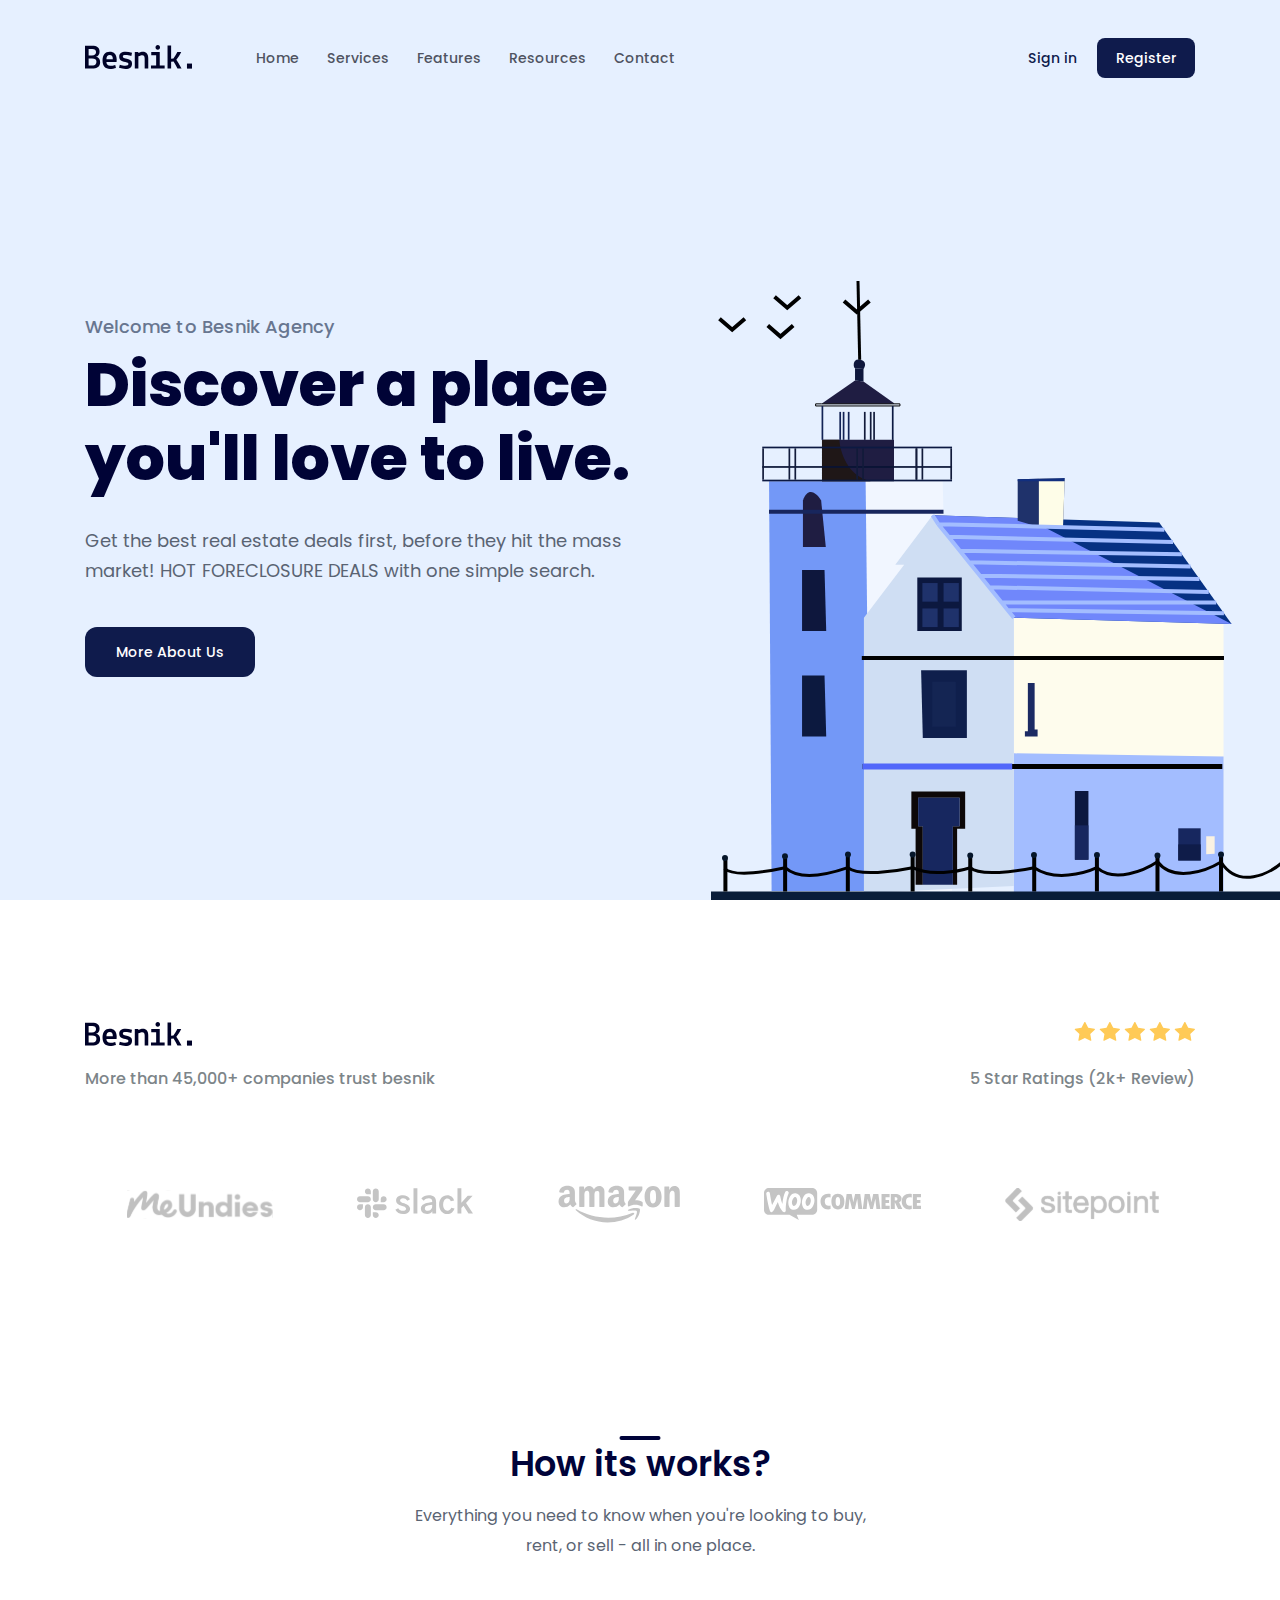
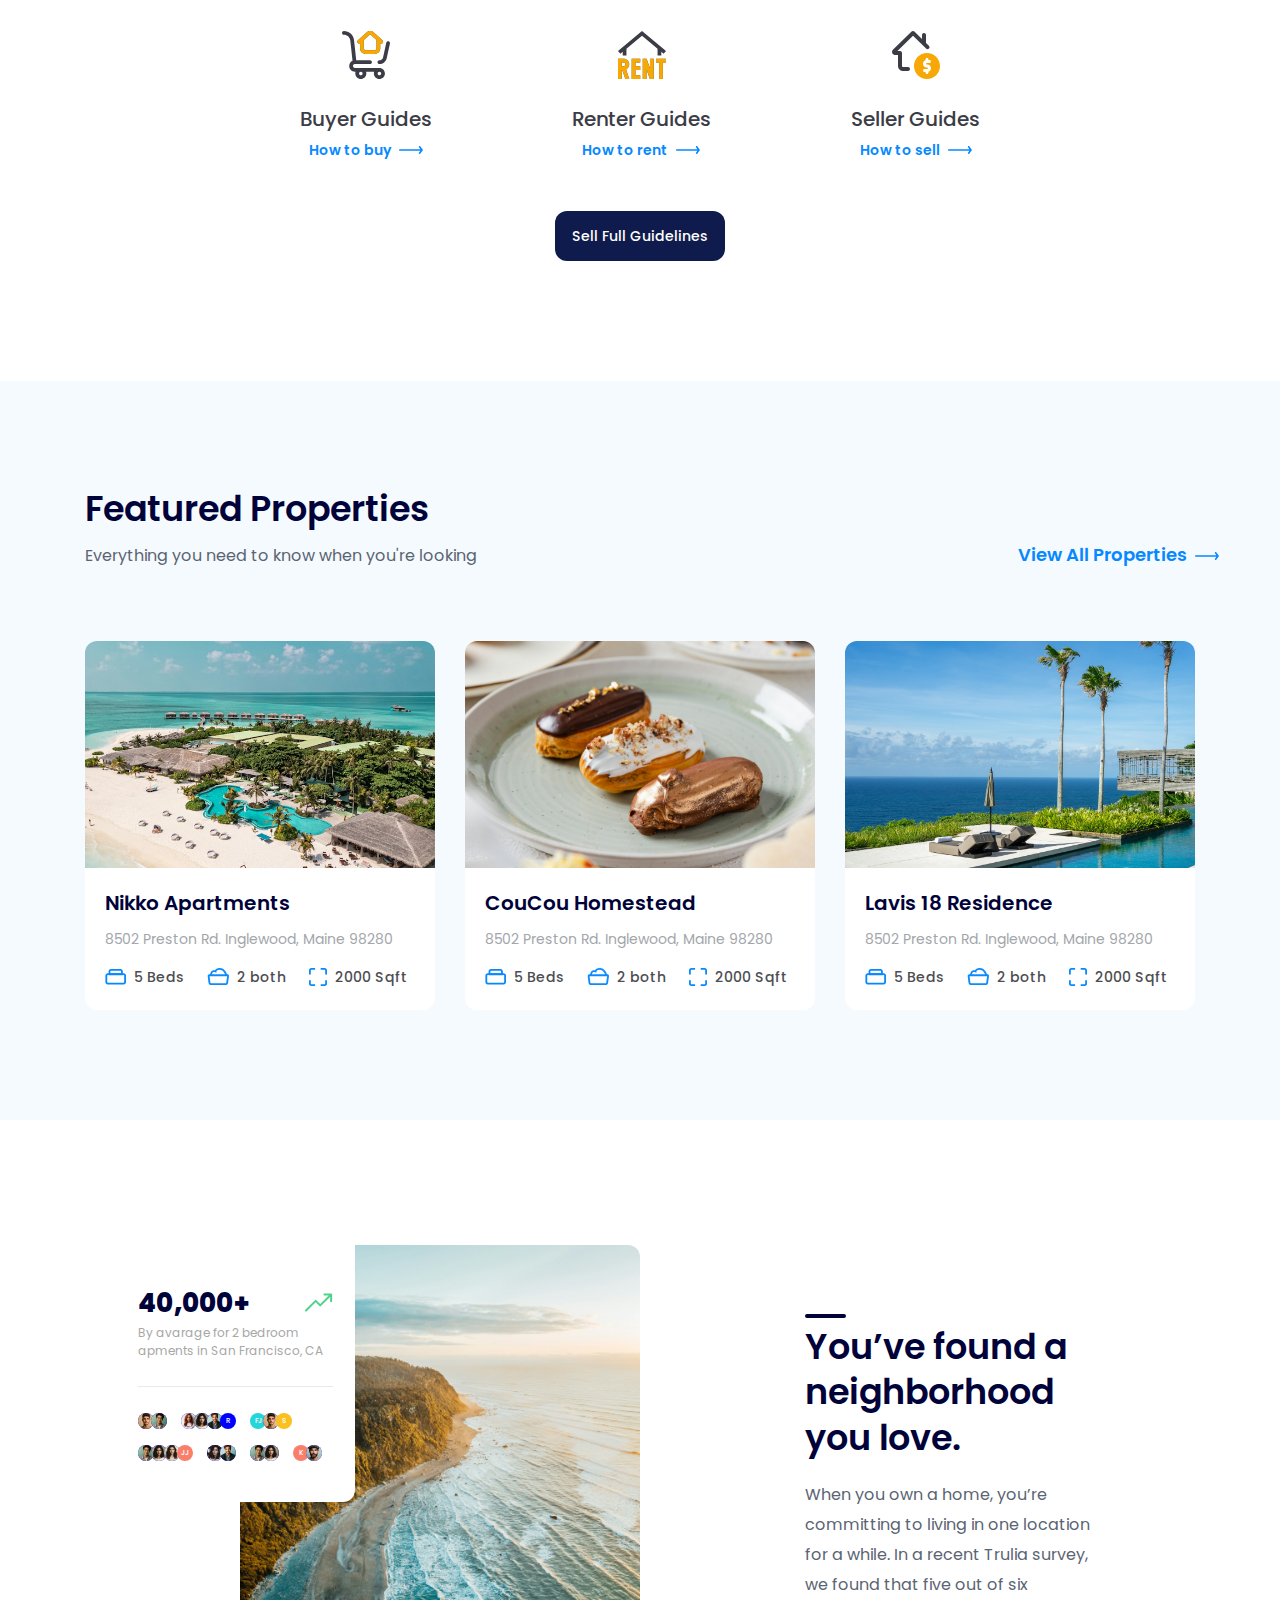
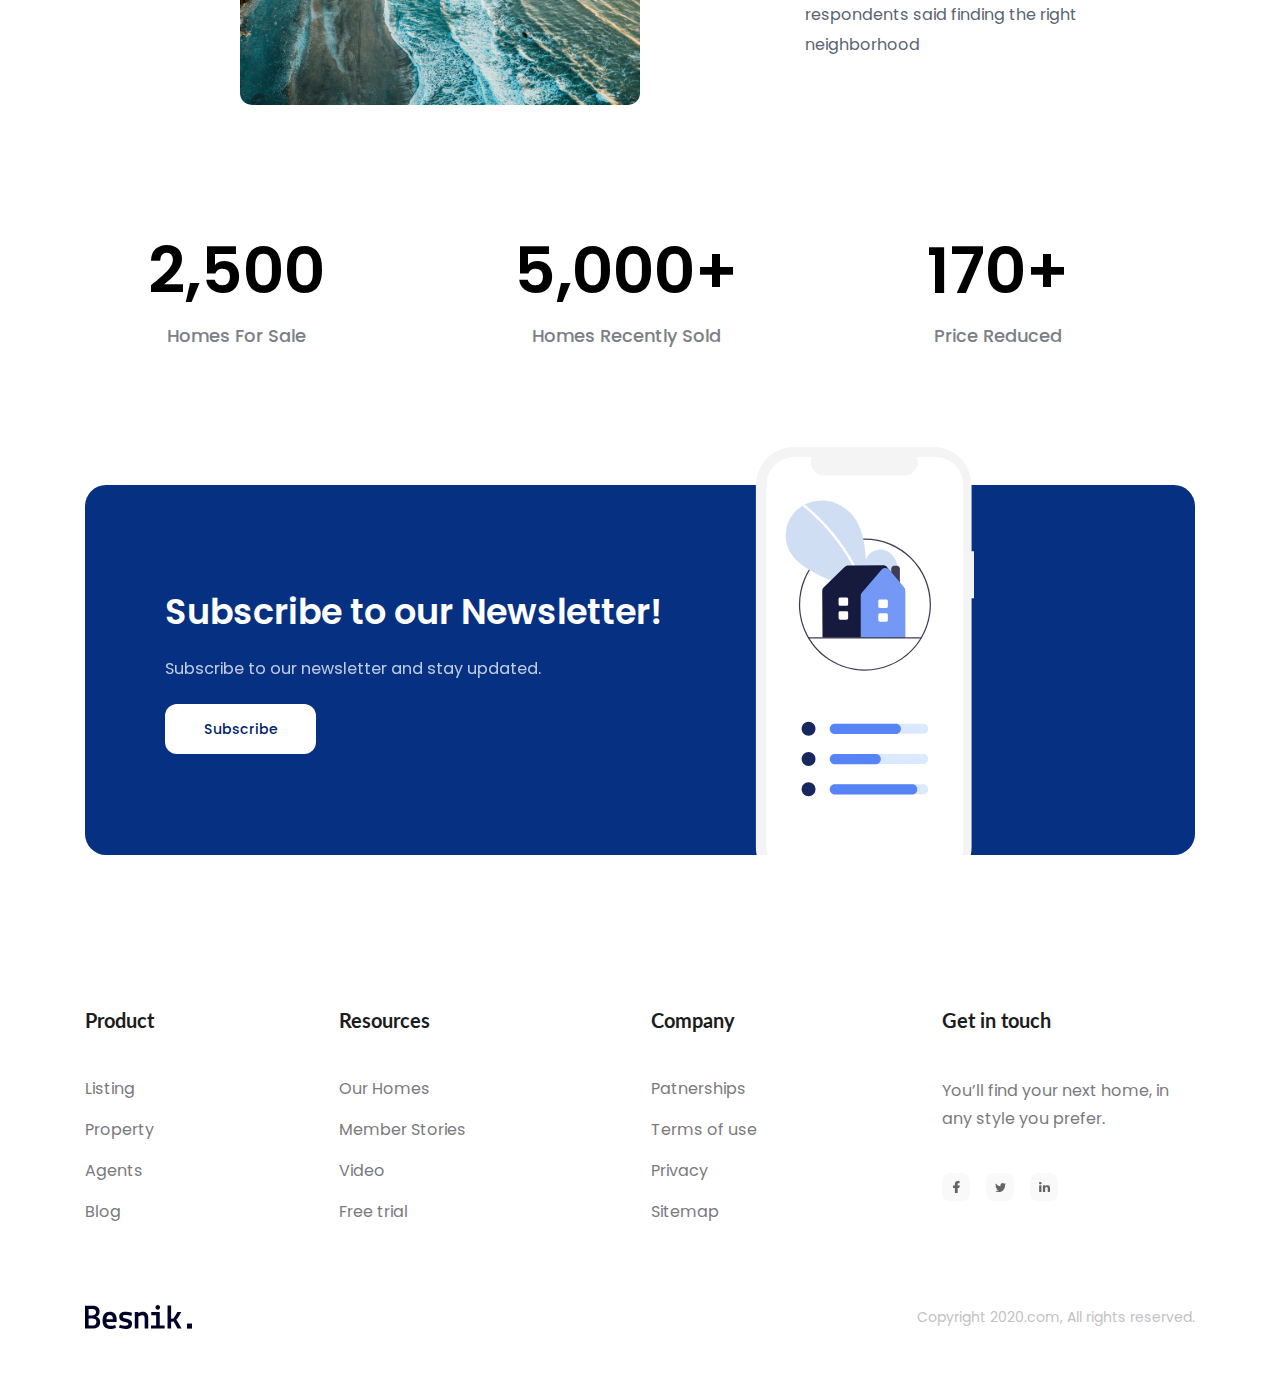
<file: index.html>
<!DOCTYPE html>
<html lang="en">
    <head>
        
        <meta charset="UTF-8" />
        <meta name="viewport" content="width=device-width, initial-scale=1.0" />
        <title>Project 1</title>
        <!-- Embed Favicon -->
        <link
            rel="apple-touch-icon"
            sizes="57x57"
            href="./assets/favicon/apple-icon-57x57.png"
        />
        <link
            rel="apple-touch-icon"
            sizes="60x60"
            href="./assets/favicon/apple-icon-60x60.png"
        />
        <link
            rel="apple-touch-icon"
            sizes="72x72"
            href="./assets/favicon/apple-icon-72x72.png"
        />
        <link
            rel="apple-touch-icon"
            sizes="76x76"
            href="./assets/favicon/apple-icon-76x76.png"
        />
        <link
            rel="apple-touch-icon"
            sizes="114x114"
            href="./assets/favicon/apple-icon-114x114.png"
        />
        <link
            rel="apple-touch-icon"
            sizes="120x120"
            href="./assets/favicon/apple-icon-120x120.png"
        />
        <link
            rel="apple-touch-icon"
            sizes="144x144"
            href="./assets/favicon/apple-icon-144x144.png"
        />
        <link
            rel="apple-touch-icon"
            sizes="152x152"
            href="./assets/favicon/apple-icon-152x152.png"
        />
        <link
            rel="apple-touch-icon"
            sizes="180x180"
            href="./assets/favicon/apple-icon-180x180.png"
        />
        <link
            rel="icon"
            type="image/png"
            sizes="192x192"
            href="./assets/favicon/android-icon-192x192.png"
        />
        <link
            rel="icon"
            type="image/png"
            sizes="32x32"
            href="./assets/favicon/favicon-32x32.png"
        />
        <link
            rel="icon"
            type="image/png"
            sizes="96x96"
            href="./assets/favicon/favicon-96x96.png"
        />
        <link
            rel="icon"
            type="image/png"
            sizes="16x16"
            href="./assets/favicon/favicon-16x16.png"
        />
        <link rel="manifest" href="./assets/favicon/manifest.json" />
        <meta name="msapplication-TileColor" content="#ffffff" />
        <meta
            name="msapplication-TileImage"
            content="./assets/favicon/ms-icon-144x144.png"
        />
        <meta name="theme-color" content="#ffffff" />
        <!-- Embed font -->
        <link rel="preconnect" href="https://fonts.googleapis.com" />
        <link rel="preconnect" href="https://fonts.gstatic.com" crossorigin />
        <link
            href="https://fonts.googleapis.com/css2?family=Lato:wght@700&display=swap"
            rel="stylesheet"
        />

        <!-- Embed Css -->
        <link rel="stylesheet" href="./assets/css/reset.css" />
        <link rel="stylesheet" href="./assets/fonts/stylesheet.css" />
        <link rel="stylesheet" href="./assets/css/style.css" />
    </head>
    <body>
        <!-- Header -->
        <header class="fixed-header">
            <div class="content">
                <nav class="navbar">
                    <!-- Logo -->
                    <a href="#"
                        ><img src="./assets/img/logo/logo.svg" alt="Besnik."
                    /></a>
                    <!-- Navigation -->
                    <ul>
                        <li><a href="#">Home</a></li>
                        <li><a href="#services">Services</a></li>
                        <li><a href="#features">Features</a></li>
                        <li><a href="#resources">Resources</a></li>
                        <li><a href="#contact">Contact</a></li>
                    </ul>
                    <!-- Action -->
                    <div class="actions">
                        <a href="#!" class="action-link">Sign in</a>
                        <a href="#!" class="btn action-btn">Register</a>
                    </div>
                </nav>
            </div>
        </header>
        <!-- main -->
        <main>
            <!-- Hero -->
            <div class="hero-wrap">
                <div class="content">
                    <div class="hero">
                        <div class="info">
                            <p class="sub-title">Welcome to Besnik Agency</p>
                            <h1 class="title">
                                Discover a place you'll love to live.
                            </h1>
                            <p class="desc">
                                Get the best real estate deals first, before
                                they hit the mass market! HOT FORECLOSURE DEALS
                                with one simple search.
                            </p>
                            <a href="#!" class="btn hero-btn">More About Us</a>
                        </div>
                    </div>
                    <img
                        src="./assets/img/house illustration.svg"
                        alt="Discover a place you'll love to live."
                        class="hero-img"
                    />
                </div>
            </div>
            <!-- Clients -->
            <div class="clients">
                <div class="content">
                    <!-- row 1 -->
                    <div class="row row-1">
                        <img src="./assets/img/logo/logo.svg" alt="Besnik." />
                        <div class="start">
                            <img src="./assets/img/start.svg" alt="start" />
                            <img src="./assets/img/start.svg" alt="start" />
                            <img src="./assets/img/start.svg" alt="start" />
                            <img src="./assets/img/start.svg" alt="start" />
                            <img src="./assets/img/start.svg" alt="start" />
                        </div>
                    </div>
                    <!-- row 2 -->
                    <div class="row">
                        <p class="desc">
                            More than 45,000+ companies trust besnik
                        </p>
                        <p class="desc">5 Star Ratings (2k+ Review)</p>
                    </div>
                    <div class="client-img">
                        <a href="#!">
                            <img
                                src="./assets/img/clients-1.svg"
                                alt="Client 1"
                            />
                        </a>
                        <a href="#!">
                            <img
                                src="./assets/img/clients-2.svg"
                                alt="Client 2"
                            />
                        </a>
                        <a href="#!">
                            <img
                                src="./assets/img/clients-3.svg"
                                alt="Client 3"
                            />
                        </a>
                        <a href="#!">
                            <img
                                src="./assets/img/clients-4.svg"
                                alt="Client 4"
                            />
                        </a>
                        <a href="#!">
                            <img
                                src="./assets/img/clients-5.svg"
                                alt="Client 5"
                            />
                        </a>
                    </div>
                </div>
            </div>
            <!--  Guides -->
            <div id="services" class="guides">
                <div class="content">
                    <!-- box 1 -->
                    <div class="box box-1">
                        <h2 class="sub-title">How its works?</h2>
                        <p class="desc">
                            Everything you need to know when you're looking to
                            buy, rent, or sell - all in one place.
                        </p>
                    </div>
                    <!-- box 2 -->
                    <div class="box-2">
                        <div class="item">
                            <img src="./assets/img/item-1.svg" alt="item 1" />
                            <p>Buyer Guides</p>
                            <a href="#!" class="link">How to buy</a>
                        </div>
                        <div class="item">
                            <img src="./assets/img/item-2.svg" alt="item 1" />
                            <p>Renter Guides</p>
                            <a href="#!" class="link">How to rent</a>
                        </div>
                        <div class="item">
                            <img src="./assets/img/item-3.svg" alt="item 1" />
                            <p>Seller Guides</p>
                            <a href="#!" class="link">How to sell</a>
                        </div>
                    </div>
                </div>
                <div class="guides-cta">
                    <a href="#!" class="btn">Sell Full Guidelines</a>
                </div>
            </div>
            <!-- Featured -->
            <div id="features" class="featured">
                <div class="content">
                    <header>
                        <h2 class="sub-title">Featured Properties</h2>
                        <div class="row">
                            <p class="desc">
                                Everything you need to know when you're looking
                            </p>
                            <a href="#!" class="link">View All Properties</a>
                        </div>
                    </header>

                    <div class="list">
                        <!-- Featured item 1 -->
                        <div class="item">
                            <a href="#!">
                                <img
                                    src="./assets/img/featured-1.jpg"
                                    alt="Nikko Apartments"
                                    class="thumb"
                                />
                            </a>
                            <div class="body">
                                <h3 class="title">
                                    <a href="#!" class="line-clamp"
                                        >Nikko Apartments
                                    </a>
                                </h3>
                                <p
                                    class="desc line-clamp"
                                    style="--line-clamp: 3"
                                >
                                    8502 Preston Rd. Inglewood, Maine 98280
                                </p>
                                <div class="info">
                                    <img
                                        src="./assets/img/featured-icon-1.svg"
                                        alt="beds"
                                        class="icon"
                                    />
                                    <span class="label">5 Beds</span>
                                    <img
                                        src="./assets/img/featured-icon-2.svg"
                                        alt="both"
                                        class="icon"
                                    />
                                    <span class="label">2 both</span>
                                    <img
                                        src="./assets/img/featured-icon-3.svg"
                                        alt="sqft"
                                        class="icon"
                                    />
                                    <span class="label">2000 Sqft</span>
                                </div>
                            </div>
                        </div>
                        <!-- Featured item 2 -->
                        <div class="item">
                            <a href="#!">
                                <img
                                    src="./assets/img/featured-2.jpg"
                                    alt="CouCou Homestead"
                                    class="thumb"
                                />
                            </a>
                            <div class="body">
                                <h3 class="title">
                                    <a href="#!" class="line-clamp"
                                        >CouCou Homestead</a
                                    >
                                </h3>
                                <p
                                    class="desc line-clamp"
                                    style="--line-clamp: 3"
                                >
                                    8502 Preston Rd. Inglewood, Maine 98280
                                </p>
                                <div class="info">
                                    <img
                                        src="./assets/img/featured-icon-1.svg"
                                        alt="beds"
                                        class="icon"
                                    />
                                    <span class="label">5 Beds</span>
                                    <img
                                        src="./assets/img/featured-icon-2.svg"
                                        alt="both"
                                        class="icon"
                                    />
                                    <span class="label">2 both</span>
                                    <img
                                        src="./assets/img/featured-icon-3.svg"
                                        alt="sqft"
                                        class="icon"
                                    />
                                    <span class="label">2000 Sqft</span>
                                </div>
                            </div>
                        </div>
                        <!-- Featured item 3 -->
                        <div class="item">
                            <a href="#!">
                                <img
                                    src="./assets/img/featured-3.jpg"
                                    alt="Lavis 18 Residence"
                                    class="thumb"
                                />
                            </a>
                            <div class="body">
                                <h3 class="title">
                                    <a href="#!" class="line-clamp"
                                        >Lavis 18 Residence</a
                                    >
                                </h3>
                                <p
                                    class="desc line-clamp"
                                    style="--line-clamp: 3"
                                >
                                    8502 Preston Rd. Inglewood, Maine 98280
                                </p>
                                <div class="info">
                                    <img
                                        src="./assets/img/featured-icon-1.svg"
                                        alt="beds"
                                        class="icon"
                                    />
                                    <span class="label">5 Beds</span>
                                    <img
                                        src="./assets/img/featured-icon-2.svg"
                                        alt="both"
                                        class="icon"
                                    />
                                    <span class="label">2 both</span>
                                    <img
                                        src="./assets/img/featured-icon-3.svg"
                                        alt="sqft"
                                        class="icon"
                                    />
                                    <span class="label">2000 Sqft</span>
                                </div>
                            </div>
                        </div>
                    </div>
                </div>
            </div>
            <!-- Stats -->
            <div id="resources" class="stats">
                <div class="content">
                    <div class="row">
                        <div class="img-block">
                            <img
                                class="image"
                                src="./assets/img/stats-img.jpg"
                                alt="You’ve found a neighborhood you love"
                            />
                            <!-- trend -->
                            <div class="stats-trend">
                                <div class="row">
                                    <strong class="number">40,000+</strong>
                                    <img
                                        src="./assets/img/icon-stats.svg"
                                        alt=""
                                        class="icon"
                                    />
                                </div>
                                <p class="desc">
                                    By avarage for 2 bedroom apments in San
                                    Francisco, CA
                                </p>
                                <div class="separate"></div>
                                <div class="avatar-block">
                                    <!-- group 1 -->
                                    <div class="avatar-group">
                                        <img
                                            src="./assets/img/avatar-1.jpg"
                                            alt=""
                                            class="avatar"
                                        />
                                        <img
                                            src="./assets/img/avatar-2.jpg"
                                            alt=""
                                            class="avatar"
                                        />
                                    </div>
                                    <!-- group 2 -->
                                    <div class="avatar-group">
                                        <img
                                            src="./assets/img/avatar-3.jpg"
                                            alt=""
                                            class="avatar"
                                        />
                                        <img
                                            src="./assets/img/avatar-4.jpg"
                                            alt=""
                                            class="avatar"
                                        />
                                        <img
                                            src="./assets/img/avatar-5.jpg"
                                            alt=""
                                            class="avatar"
                                        />
                                        <div class="avatar">R</div>
                                    </div>
                                    <!-- group 3 -->
                                    <div class="avatar-group">
                                        <div
                                            class="avatar"
                                            style="--bg-avatar: #24d6d9"
                                        >
                                            FJ
                                        </div>
                                        <img
                                            src="./assets/img/avatar-1.jpg"
                                            alt=""
                                            class="avatar"
                                        />
                                        <div
                                            class="avatar"
                                            style="--bg-avatar: #f8c120"
                                        >
                                            S
                                        </div>
                                    </div>
                                    <!-- group 4 -->
                                    <div class="avatar-group">
                                        <img
                                            src="./assets/img/avatar-2.jpg"
                                            alt=""
                                            class="avatar"
                                        />
                                        <img
                                            src="./assets/img/avatar-4.jpg"
                                            alt=""
                                            class="avatar"
                                        />
                                        <img
                                            src="./assets/img/avatar-7.jpg"
                                            alt=""
                                            class="avatar"
                                        />
                                        <div
                                            class="avatar"
                                            style="--bg-avatar: #f97f6b"
                                        >
                                            JJ
                                        </div>
                                    </div>
                                    <!-- group 5 -->
                                    <div class="avatar-group">
                                        <img
                                            src="./assets/img/avatar-6.jpg"
                                            alt=""
                                            class="avatar"
                                        />
                                        <img
                                            src="./assets/img/avatar-5.jpg"
                                            alt=""
                                            class="avatar"
                                        />
                                    </div>
                                    <!-- group 6 -->
                                    <div class="avatar-group">
                                        <img
                                            src="./assets/img/avatar-2.jpg"
                                            alt=""
                                            class="avatar"
                                        />
                                        <img
                                            src="./assets/img/avatar-4.jpg"
                                            alt=""
                                            class="avatar"
                                        />
                                    </div>
                                    <!-- group 7 -->
                                    <div class="avatar-group">
                                        <div
                                            class="avatar"
                                            style="--bg-avatar: #f97f6b"
                                        >
                                            K
                                        </div>
                                        <img
                                            src="./assets/img/avatar-9.jpg"
                                            alt=""
                                            class="avatar"
                                        />
                                    </div>
                                </div>
                            </div>
                        </div>
                        <div class="info">
                            <h2 class="title">
                                You’ve found a neighborhood you love.
                            </h2>
                            <p class="desc">
                                When you own a home, you’re committing to living
                                in one location for a while. In a recent Trulia
                                survey, we found that five out of six
                                respondents said finding the right neighborhood
                            </p>
                        </div>
                    </div>
                    <div class="row row-qty">
                        <div class="qty-item">
                            <strong class="qty">2,500</strong>
                            <p class="qty-desc">Homes For Sale</p>
                        </div>
                        <div class="qty-item">
                            <strong class="qty">5,000+</strong>
                            <p class="qty-desc">Homes Recently Sold</p>
                        </div>
                        <div class="qty-item">
                            <strong class="qty">170+</strong>
                            <p class="qty-desc">Price Reduced</p>
                        </div>
                    </div>
                </div>
            </div>
            <!-- Subscription -->
            <div id="contact" class="subscription">
                <div class="content">
                    <div class="body">
                        <div class="info">
                            <h2
                                class="title line-clamp"
                                style="--line-clamp: 2"
                            >
                                Subscribe to our Newsletter!
                            </h2>
                            <p class="desc line-clamp" style="--line-clamp: 3">
                                Subscribe to our newsletter and stay updated.
                            </p>
                            <a href="" class="btn">Subscribe</a>
                        </div>
                        <img
                            src="./assets/img/subscription.svg"
                            alt="Subscribe to our Newsletter!"
                            class="image"
                        />
                    </div>
                </div>
            </div>
        </main>
        <!-- Footer -->
        <footer class="footer">
            <div class="content">
                <div class="row row-top">
                    <!-- column 1 -->
                    <div class="column">
                        <h3 class="title">Product</h3>
                        <ul class="list">
                            <li class="item">
                                <a href="#!">Listing</a>
                            </li>
                            <li class="item">
                                <a href="#!">Property</a>
                            </li>
                            <li class="item">
                                <a href="#!">Agents</a>
                            </li>
                            <li class="item">
                                <a href="#!">Blog</a>
                            </li>
                        </ul>
                    </div>
                    <!-- column 2 -->
                    <div class="column">
                        <h3 class="title">Resources</h3>
                        <ul class="list">
                            <li class="item">
                                <a href="#!">Our Homes</a>
                            </li>
                            <li class="item">
                                <a href="#!">Member Stories</a>
                            </li>
                            <li class="item">
                                <a href="#!">Video</a>
                            </li>
                            <li class="item">
                                <a href="#!">Free trial</a>
                            </li>
                        </ul>
                    </div>
                    <!-- column 3 -->
                    <div class="column">
                        <h3 class="title">Company</h3>
                        <ul class="list">
                            <li class="item">
                                <a href="#!">Patnerships</a>
                            </li>
                            <li class="item">
                                <a href="#!">Terms of use</a>
                            </li>
                            <li class="item">
                                <a href="#!">Privacy</a>
                            </li>
                            <li class="item">
                                <a href="#!">Sitemap</a>
                            </li>
                        </ul>
                    </div>
                    <!-- column 4 -->
                    <div class="column">
                        <h3 class="title">Get in touch</h3>
                        <p class="desc">
                            You’ll find your next home, in any style you prefer.
                        </p>
                        <div class="social">
                            <a href="#!" class="img-link">
                                <img
                                    class="image"
                                    src="./assets/img/face.svg"
                                    alt=""
                                />
                            </a>
                            <a href="#!" class="img-link">
                                <img
                                    class="image"
                                    src="./assets/img/twiter.svg"
                                    alt=""
                                />
                            </a>
                            <a href="#!" class="img-link">
                                <img
                                    class="image"
                                    src="./assets/img/instargram.svg"
                                    alt=""
                                />
                            </a>
                        </div>
                    </div>
                </div>
                <div class="row row-bottom">
                    <img
                        src="./assets/img/logo/logo.svg"
                        alt="Besnik."
                        class="logo"
                    />
                    <p class="desc">Copyright 2020.com, All rights reserved.</p>
                </div>
            </div>
        </footer>
    </body>
</html>
</file>
<file: assets/fonts/stylesheet.css>
/* =================================== Poppins ========================================== */
@font-face {
    font-family: "Poppins";
    src: url("Poppins/Poppins-Bold.woff2") format("woff2"),
        url("Poppins/Poppins-Bold.woff") format("woff");
    font-weight: bold;
    font-style: normal;
    font-display: swap;
}

@font-face {
    font-family: "Poppins";
    src: url("Poppins/Poppins-BlackItalic.woff2") format("woff2"),
        url("Poppins/Poppins-BlackItalic.woff") format("woff");
    font-weight: 900;
    font-style: italic;
    font-display: swap;
}

@font-face {
    font-family: "Poppins";
    src: url("Poppins/Poppins-BoldItalic.woff2") format("woff2"),
        url("Poppins/Poppins-BoldItalic.woff") format("woff");
    font-weight: bold;
    font-style: italic;
    font-display: swap;
}

@font-face {
    font-family: "Poppins";
    src: url("Poppins/Poppins-ExtraLight.woff2") format("woff2"),
        url("Poppins/Poppins-ExtraLight.woff") format("woff");
    font-weight: 200;
    font-style: normal;
    font-display: swap;
}

@font-face {
    font-family: "Poppins";
    src: url("Poppins/Poppins-ExtraBold.woff2") format("woff2"),
        url("Poppins/Poppins-ExtraBold.woff") format("woff");
    font-weight: bold;
    font-style: normal;
    font-display: swap;
}

@font-face {
    font-family: "Poppins";
    src: url("Poppins/Poppins-ExtraBoldItalic.woff2") format("woff2"),
        url("Poppins/Poppins-ExtraBoldItalic.woff") format("woff");
    font-weight: bold;
    font-style: italic;
    font-display: swap;
}

@font-face {
    font-family: "Poppins";
    src: url("Poppins/Poppins-Black.woff2") format("woff2"),
        url("Poppins/Poppins-Black.woff") format("woff");
    font-weight: 900;
    font-style: normal;
    font-display: swap;
}

@font-face {
    font-family: "Poppins";
    src: url("Poppins/Poppins-Medium.woff2") format("woff2"),
        url("Poppins/Poppins-Medium.woff") format("woff");
    font-weight: 500;
    font-style: normal;
    font-display: swap;
}

@font-face {
    font-family: "Poppins";
    src: url("Poppins/Poppins-MediumItalic.woff2") format("woff2"),
        url("Poppins/Poppins-MediumItalic.woff") format("woff");
    font-weight: 500;
    font-style: italic;
    font-display: swap;
}

@font-face {
    font-family: "Poppins";
    src: url("Poppins/Poppins-Light.woff2") format("woff2"),
        url("Poppins/Poppins-Light.woff") format("woff");
    font-weight: 300;
    font-style: normal;
    font-display: swap;
}

@font-face {
    font-family: "Poppins";
    src: url("Poppins/Poppins-Italic.woff2") format("woff2"),
        url("Poppins/Poppins-Italic.woff") format("woff");
    font-weight: normal;
    font-style: italic;
    font-display: swap;
}

@font-face {
    font-family: "Poppins";
    src: url("Poppins/Poppins-ExtraLightItalic.woff2") format("woff2"),
        url("Poppins/Poppins-ExtraLightItalic.woff") format("woff");
    font-weight: 200;
    font-style: italic;
    font-display: swap;
}

@font-face {
    font-family: "Poppins";
    src: url("Poppins/Poppins-LightItalic.woff2") format("woff2"),
        url("Poppins/Poppins-LightItalic.woff") format("woff");
    font-weight: 300;
    font-style: italic;
    font-display: swap;
}

@font-face {
    font-family: "Poppins";
    src: url("Poppins/Poppins-Regular.woff2") format("woff2"),
        url("Poppins/Poppins-Regular.woff") format("woff");
    font-weight: normal;
    font-style: normal;
    font-display: swap;
}

@font-face {
    font-family: "Poppins";
    src: url("Poppins/Poppins-Thin.woff2") format("woff2"),
        url("Poppins/Poppins-Thin.woff") format("woff");
    font-weight: 100;
    font-style: normal;
    font-display: swap;
}

@font-face {
    font-family: "Poppins";
    src: url("Poppins/Poppins-SemiBoldItalic.woff2") format("woff2"),
        url("Poppins/Poppins-SemiBoldItalic.woff") format("woff");
    font-weight: 600;
    font-style: italic;
    font-display: swap;
}

@font-face {
    font-family: "Poppins";
    src: url("Poppins/Poppins-ThinItalic.woff2") format("woff2"),
        url("Poppins/Poppins-ThinItalic.woff") format("woff");
    font-weight: 100;
    font-style: italic;
    font-display: swap;
}

@font-face {
    font-family: "Poppins";
    src: url("Poppins/Poppins-SemiBold.woff2") format("woff2"),
        url("Poppins/Poppins-SemiBold.woff") format("woff");
    font-weight: 600;
    font-style: normal;
    font-display: swap;
}
/* ================================= Other ========================================= */
</file>
<file: assets/css/style.css>
* {
    box-sizing: border-box;
}

:root {
    --primary-color: #0f1b4c;
}

html,
body {
    scroll-behavior: smooth;
}

html {
    font-size: 62.5%;
}

body {
    font-size: 1.6rem;
    font-family: "Poppins", sans-serif;
}

/* Common */
a {
    text-decoration: none;
}

.content {
    width: 1110px;
    max-width: calc(100% - 48px);
    margin-left: auto;
    margin-right: auto;
}

.btn {
    display: inline-block;
    min-width: 98px;
    padding: 18px 16px;
    border-radius: 12px;
    background: var(--primary-color);
    font-size: 1.4rem;
    font-weight: 500;
    text-align: center;
    color: #fff;
}

.btn:hover {
    box-shadow: 3px 3px 10px rgba(8, 16, 42, 0.3);
    -webkit-box-shadow: 3px 3px 10px rgba(8, 16, 42, 0.3);
    -moz-box-shadow: 3px 3px 10px rgba(8, 16, 42, 0.3);
}

.line-clamp {
    display: -webkit-box;
    -webkit-line-clamp: var(--line-clamp, 2);
    -webkit-box-orient: vertical;
    overflow: hidden;
}

/* =============== Header ================== */
.fixed-header {
    background: #e6f0ff;
    padding-top: 26px;
    position: sticky;
    top: -26px;
    z-index: 100;
}

.hero-wrap {
    position: relative;
    display: flex;
    flex-direction: column;
    justify-content: center;
    background: #e6f0ff;
    height: calc(100vh - 90px);
}

.navbar {
    display: flex;
    align-items: center;
    padding: 12px 0;
}

.navbar ul {
    display: flex;
    margin-left: 50px;
}

.navbar .actions {
    margin-left: auto;
}

.navbar ul a {
    font-size: 1.4rem;
    font-weight: 500;
    color: #4f5361;
    padding: 8px 14px;
}

.navbar ul a:hover {
    background: rgba(15, 27, 76, 0.1);
    color: #24262c;
    border-radius: 3px;
}

.navbar .action-link {
    font-size: 1.4rem;
    font-weight: 500;
    color: var(--primary-color);
    padding: 10px 16px;
}

.navbar .action-btn {
    padding: 13px 16px;
    border-radius: 8px;
}

/* hero */

.hero .info {
    width: 51%;
}

.hero .sub-title {
    font-weight: 500;
    font-size: 1.8rem;
    line-height: 1.5;
    letter-spacing: 0.01em;
    color: #687690;
}

.hero .title {
    font-weight: 700;
    font-size: 6.2rem;
    line-height: 1.19;
    color: #000336;
    margin: 8px 0 30px;
}

.hero .desc {
    font-weight: 400;
    font-size: 1.8rem;
    line-height: 1.7;
    color: #5a6473;
}

.hero .btn {
    margin-top: 40px;
}

.hero .hero-btn {
    min-width: 170px;
}

.hero-img {
    position: absolute;
    right: calc((100vw - 1110px) / 2 - 100px);
    bottom: 0;
}

/* =============== Clients ================== */
.clients {
    padding: 43px 0 64px;
    margin-top: 79px;
}

.clients .row-1 {
    padding-bottom: 23px;
}

.clients .row {
    display: flex;
    justify-content: space-between;
}

.clients .desc {
    font-weight: 500;
    font-size: 1.6rem;
    line-height: 1.25;
    color: #7d8589;
}

.clients .client-img {
    margin-top: 70px;
    display: flex;
    justify-content: space-between;
    align-items: center;
}

.clients .client-img a {
    display: flex;
    align-items: center;
    height: 90px;
    padding: 0 42px;
    border-radius: 12px;
}

.clients .client-img a:hover {
    box-shadow: 0px 10px 20px rgba(0, 0, 0, 0.1);
}
/* =============== Guides================== */
.guides {
    margin-top: 40px;
    padding: 93px 0 79px;
}

.guides .sub-title {
    position: relative;
    font-weight: 600;
    font-size: 3.5rem;
    line-height: 1;
    text-align: center;
    color: #000339;
}

.guides .sub-title::before {
    position: absolute;
    top: -10px;
    left: 50%;
    transform: translateX(-50%);
    content: "";
    display: inline-block;
    width: 41px;
    height: 4px;
    background: #000339;
    border-radius: 99.9rem;
}

.guides .desc {
    width: 459px;
    max-width: 100%;
    margin: 20px auto 0;
    font-weight: 400;
    font-size: 1.6rem;
    line-height: 1.88;
    text-align: center;
    color: #5a6473;
}

/* Guides box 2 */

.guides .box-2 {
    display: flex;
    justify-content: center;
    margin-top: 70px;
}

.guides .item {
    margin: 0 70px;
    text-align: center;
}

.guides .item p {
    margin-top: 26px;
    margin-bottom: 10px;
    font-weight: 500;
    font-size: 2rem;
    line-height: 1.1;
    color: #3b3c45;
}

.guides .link {
    position: relative;
    left: -12%;
    transform: translateX(12%);
    font-weight: 600;
    font-size: 1.4rem;
    line-height: 1.5;
    color: #0689ff;
}

.guides .link::after,
.featured .link::after {
    position: absolute;
    top: 50%;
    transform: translateY(-50%);
    left: calc(100% + 8px);
    content: "";
    width: 24px;
    height: 8px;
    background-image: url("../img/muiten.svg");
}

.guides-cta {
    display: flex;
    justify-content: center;
    margin-top: 50px;
}

.guides-cta .btn {
    min-width: 170px;
}
/* =============== Featured ================== */

.featured {
    margin-top: 41px;
    background: #f5fafe;
    padding: 110px 0 110px;
}

.featured .row {
    max-width: 100%;
    display: flex;
    justify-content: space-between;
    margin-top: 15px;
}

.featured .sub-title {
    font-weight: 600;
    font-size: 3.5rem;
    line-height: 1;
    color: #000339;
}

.featured .desc {
    font-weight: 400;
    font-size: 1.6rem;
    line-height: 1.88;
    color: #5a6473;
}

.featured .link {
    position: relative;
    left: -8px;
    font-weight: 600;
    font-size: 1.8rem;
    line-height: 1.5;
    color: #0689ff;
}
/* Featured List */
.featured .list {
    margin-top: 70px;
    display: flex;
    gap: 30px;
}

.featured .item {
    flex: 1;
    background: #fff;
    border-radius: 12px;
}

.featured .item .thumb {
    width: 100%;
    height: 227px;
    object-fit: cover;
    border-top-left-radius: 12px;
    border-top-right-radius: 12px;
}

.featured .item .body {
    padding: 17px 20px 24px;
}

.featured .item .title a {
    font-weight: 600;
    font-size: 2rem;
    line-height: 1.5;
    color: #000339;
}

.featured .item .desc {
    margin-top: 11px;
    font-weight: 400;
    font-size: 1.4rem;
    line-height: 1.5;
    color: #a3a6ab;
    word-break: break-all;
}

.featured .item .info {
    margin-top: 18px;
    display: flex;
    align-items: center;
}

.featured .item .icon {
    margin-left: 23px;
}

.featured .item .icon:first-child {
    margin-left: 0;
}

.featured .item .label {
    margin-left: 8px;
    font-weight: 500;
    font-size: 1.4rem;
    line-height: 1;
    letter-spacing: 0.01em;
    color: #4d4d52;
}

/* =============== Featured ================== */

.stats {
    margin-top: 75px;
    padding: 50px 0;
}

.stats .content {
    width: 1048px;
}

.stats .row {
    display: flex;
}

.stats .img-block,
.stats .info {
    width: 50%;
}

.stats .img-block .image {
    float: right;
    width: 400px;
    height: 460px;
    object-fit: cover;
    border-radius: 12px;
}

.stats .info {
    padding: 79px 0 69px 165px;
}

.stats .title {
    width: 269px;
    position: relative;
    font-weight: 600;
    font-size: 3.5rem;
    line-height: 1.29;
    color: #000339;
}

.stats .title::before {
    position: absolute;
    top: -10px;
    left: 0;
    display: inline-block;
    content: "";
    width: 41px;
    height: 4px;
    background: #000339;
    border-radius: 999px;
}

.stats .info .desc {
    width: 309px;
    margin-top: 20px;
    font-weight: 400;
    font-size: 1.6rem;
    line-height: 1.88;
    color: #5a6473;
}

.stats .img-block {
    position: relative;
}

.stats-trend {
    position: absolute;
    top: 0;
    left: 0;
    width: 239px;
    padding: 45px 22px 41px;
    border-radius: 0px 0px 12px 12px;
    background-color: #fff;
}

.stats-trend .number {
    font-weight: 700;
    font-size: 2.6rem;
    line-height: 1;
    letter-spacing: 0.01em;
    color: #000339;
}

.stats-trend .icon {
    margin-left: auto;
}

.stats-trend .desc {
    margin-top: 8px;
    font-weight: 400;
    font-size: 1.2rem;
    line-height: 1.5;
    color: #a7a7a7;
}
.stats-trend .separate {
    margin-top: 26px;
    background: #e9e9e9;
    width: 100%;
    height: 1.2px;
}

.stats .avatar-block {
    display: flex;
    gap: 16px 14px;
    flex-wrap: wrap;
    margin-top: 26px;
}

.stats .avatar-group {
    display: flex;
}

.stats .avatar {
    width: 16px;
    height: 16px;
    object-fit: cover;
    border-radius: 50%;
    font-weight: 450;
    font-size: 0.7rem;
    line-height: 16px;
    text-align: center;
    color: #ffffff;
    background: var(--bg-avatar, blue);
}

.avatar-group .avatar + .avatar {
    margin-left: -3px;
}

.stats .row-qty {
    width: 985px;
    margin-top: 110px;
    justify-content: space-between;
    padding: 0 32px;
}

.stats .qty {
    font-weight: 600;
    font-size: 6.4rem;
    line-height: 1;
    color: #000000;
}

.stats .qty-desc {
    margin-top: 24px;
    font-weight: 500;
    font-size: 1.8rem;
    color: #7b8087;
    text-align: center;
}

/* =============== Subscription ================== */

.subscription {
    margin-top: 90px;
}

.subscription .body {
    position: relative;
    display: flex;
    align-items: center;
    height: 370px;
    background: #063183;
    border-radius: 21px;
}

.subscription .info {
    padding: 0 80px;
    width: 670px;
}

.subscription .title {
    font-weight: 600;
    font-size: 3.5rem;
    line-height: 1.5;
    color: #ffffff;
}

.subscription .desc {
    margin-top: 15px;
    font-weight: 400;
    font-size: 1.6rem;
    line-height: 1.88;
    color: #ffffff;
    opacity: 0.75;
}

.subscription .btn {
    margin-top: 20px;
    min-width: 151px;
    background: #fff;
    color: #002366;
}

.subscription .image {
    position: absolute;
    bottom: 0;
    right: 221px;
}
/* =============== Footer ================== */
.footer {
    margin-top: 50px;
    padding: 50px 0 58px;
}

.footer .row {
    display: flex;
}

.footer .row-top {
    gap: 185px;
    margin-top: 50px;
}

.footer .title {
    font-family: "Lato", sans-serif;
    font-weight: 700;
    font-size: 2rem;
    line-height: 1.5;
    color: #1c1c1d;
}

.footer .list {
    margin-top: 42px;
}

.footer .item + .item {
    margin-top: 17px;
}

.footer .item a {
    font-weight: 400;
    font-size: 1.6rem;
    line-height: 1.5;
    color: #7a7a7e;
    white-space: nowrap;
}

.footer .column .desc {
    margin-top: 42px;
    font-weight: 400;
    font-size: 1.6rem;
    line-height: 1.75;
    color: #7a7a7e;
}

.footer .social {
    display: flex;
    margin-top: 40px;
    gap: 16px;
}
.footer .img-link {
    display: flex;
    justify-content: center;
    align-items: center;
    width: 28px;
    height: 28px;
    background: #f9f9f9;
    border-radius: 8px;
}

.footer .img-link:hover {
    background: #ededed;
}

.footer .row-bottom {
    margin-top: 81px;
    display: flex;
    justify-content: space-between;
    align-items: center;
}

.footer .row-bottom .desc {
    font-weight: 400;
    font-size: 1.4rem;
    line-height: 1.5;
    color: #c2c2c2;
}
</file>
